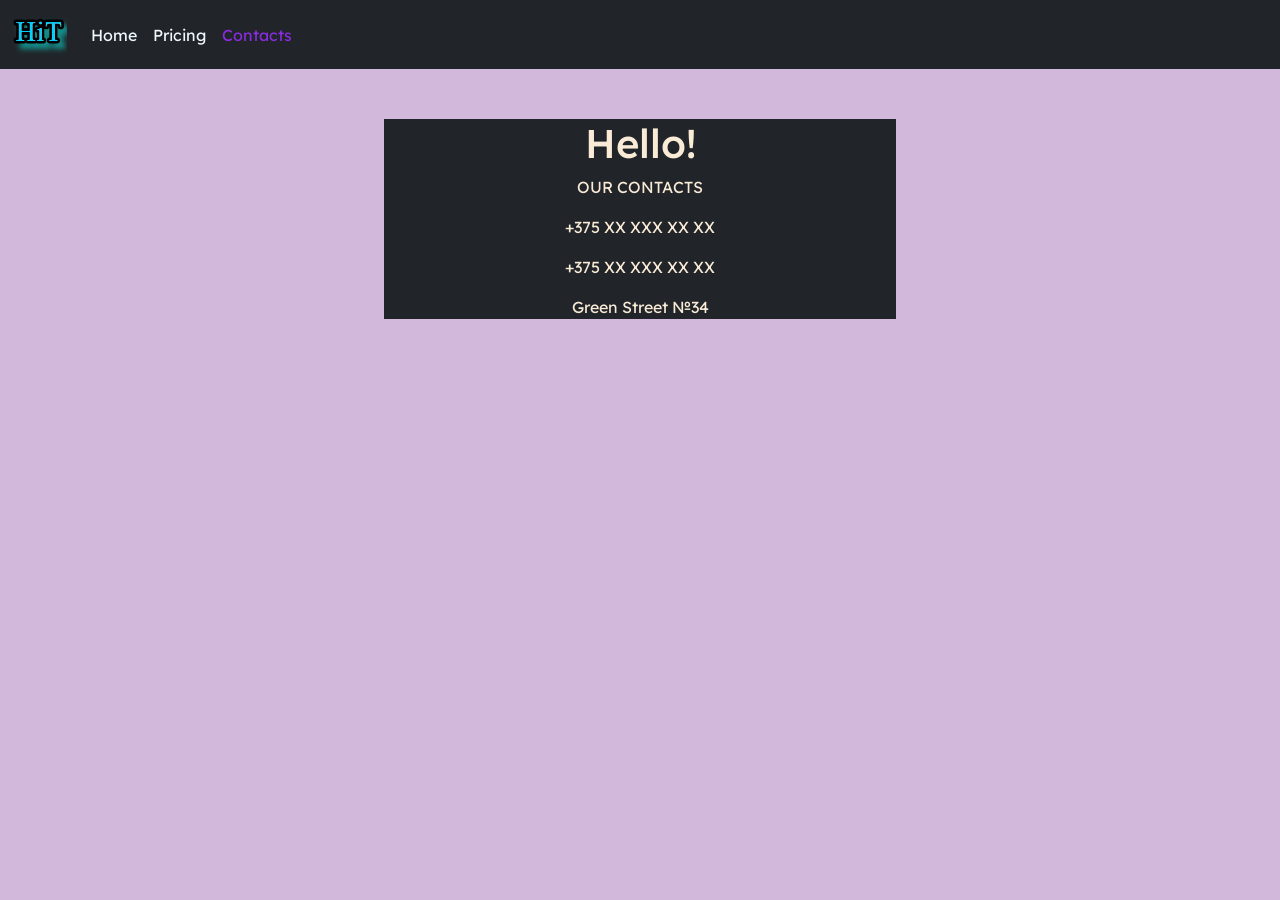
<file: contacs.html>
<!DOCTYPE html>
<html lang="en">

<head>
  <meta charset="UTF-8">
  <meta name="viewport" content="width=device-width, initial-scale=1.0">
  <link href="https://cdn.jsdelivr.net/npm/bootstrap@5.3.3/dist/css/bootstrap.min.css" rel="stylesheet"
    integrity="sha384-QWTKZyjpPEjISv5WaRU9OFeRpok6YctnYmDr5pNlyT2bRjXh0JMhjY6hW+ALEwIH" crossorigin="anonymous">
  <link rel="stylesheet" href="source/styles/mycss.css">
  <title>Document</title>
</head>

<body>
    <header>
        <nav class="navbar navbar-expand-lg bg-dark">
            <div class="container-fluid">
                <a class="navbar-brand" href="index.html"><img src="source/images/logo.png" alt="лого"></a>
                <button class="navbar-toggler" type="button" data-bs-toggle="collapse" data-bs-target="#navbarNav"
                    aria-controls="navbarNav" aria-expanded="false" aria-label="Toggle navigation">
                    <span class="navbar-toggler-icon"></span>
                </button>
                <div class="collapse navbar-collapse" id="navbarNav">
                    <ul class="navbar-nav">
                        <li class="nav-item">
                            <a class="nav-link" aria-current="page" href="index.html">Home</a>
                        </li>
                        <li class="nav-item">
                            <a class="nav-link " href="pricing.html">Pricing</a>
                        </li>
                        <li class="nav-item">
                            <a class="nav-link active" href="contacs.html">Contacts</a>
                        </li>
                    </ul>
                </div>
            </div>
        </nav>
    </header>

    <section>
        <div class="contacts-main">
            <h1>Hello!</h1>
            <p>OUR CONTACTS</p>
            <p>+375 XX XXX XX XX</p>
            <p>+375 XX XXX XX XX</p>
            <p>Green Street №34</p>
        </div>
    </section>
</body>
</html>
</file>
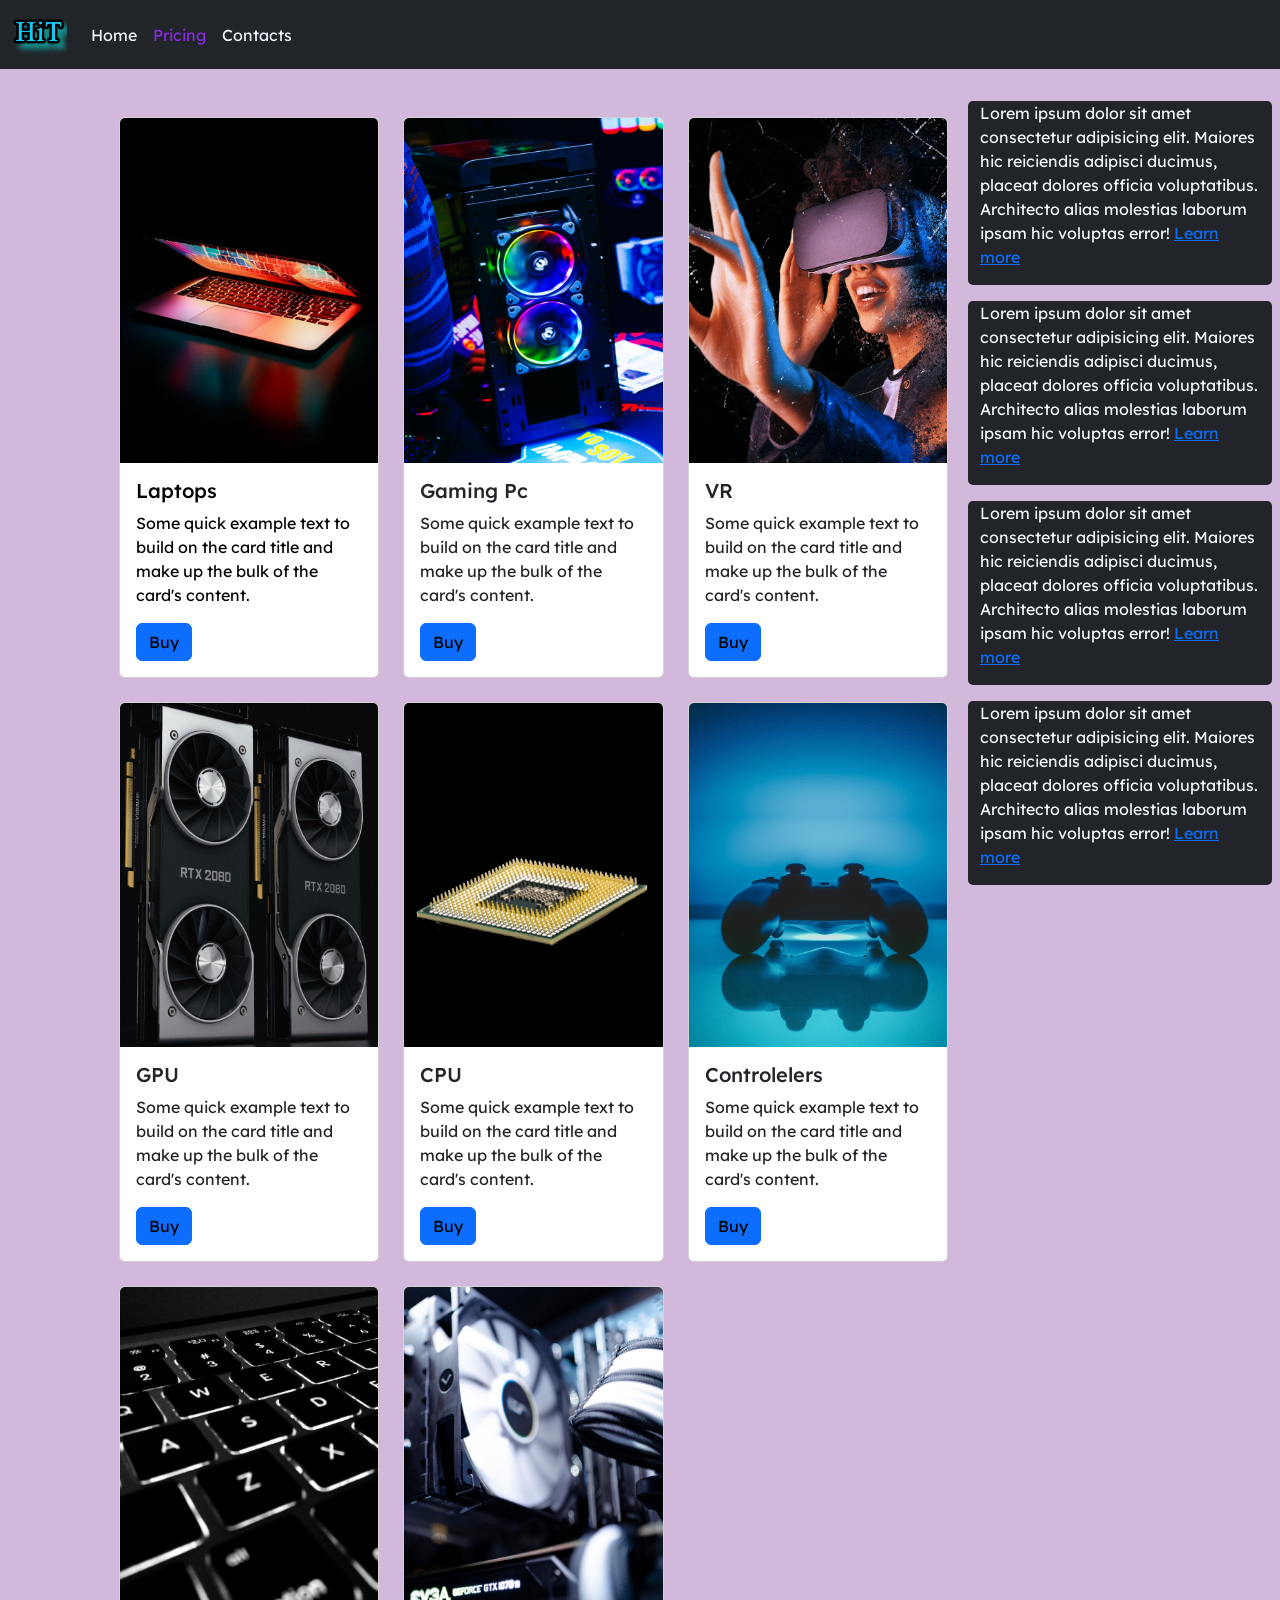
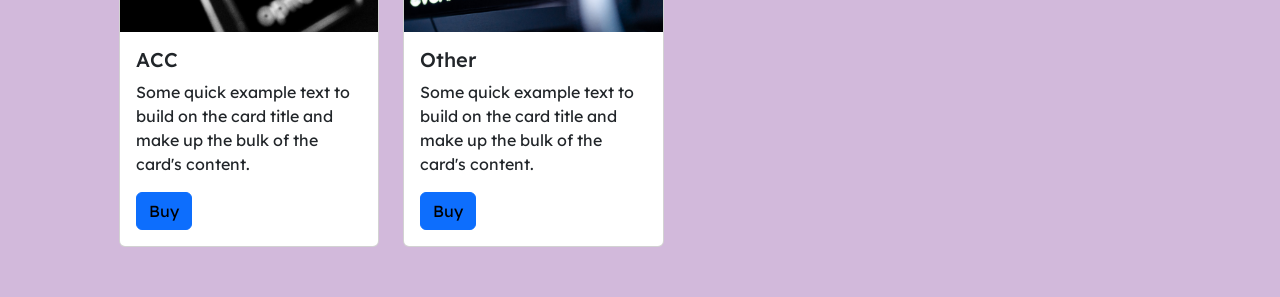
<file: pricing.html>
<!DOCTYPE html>
<html lang="en">

<head>
  <meta charset="UTF-8">
  <meta name="viewport" content="width=device-width, initial-scale=1.0">
  <link href="https://cdn.jsdelivr.net/npm/bootstrap@5.3.3/dist/css/bootstrap.min.css" rel="stylesheet"
    integrity="sha384-QWTKZyjpPEjISv5WaRU9OFeRpok6YctnYmDr5pNlyT2bRjXh0JMhjY6hW+ALEwIH" crossorigin="anonymous">
  <link rel="stylesheet" href="source/styles/mycss.css">
  <title>Document</title>
</head>

<body>
  <header>
    <nav class="navbar navbar-expand-lg bg-dark">
      <div class="container-fluid">
        <a class="navbar-brand" href="/"><img src="source/images/logo.png" alt="лого"></a>
        <button class="navbar-toggler" type="button" data-bs-toggle="collapse" data-bs-target="#navbarNav"
          aria-controls="navbarNav" aria-expanded="false" aria-label="Toggle navigation">
          <span class="navbar-toggler-icon"></span>
        </button>
        <div class="collapse navbar-collapse" id="navbarNav">
          <ul class="navbar-nav">
            <li class="nav-item">
              <a class="nav-link" aria-current="page" href="/">Home</a>
            </li>
            <li class="nav-item">
              <a class="nav-link active" href="pricing.html">Pricing</a>
            </li>
            <li class="nav-item">
              <a class="nav-link " href="contacs.html">Contacts</a>
            </li>
          </ul>
        </div>
      </div>
    </nav>
  </header>

  <section>
    <div class="container-fluid mt-4 ">
      <div class="row">
        <div class="col-lg-1">
        </div>
        <div class="col-lg-8 col-md-12">
          <div class="row">
            <div class="col-lg-4 col-md-6 mt-4">
              <div class="card">
                <a href="#"><img src="source/images/laptop.png" class="card-img-top" alt="img"></a>
                <div class="card-body">
                  <h5 class="card-title"><a href="#">Laptops</a></h5>
                  <p class="card-text"><a href="#">
                    Some quick example text to build on the card title and make up the bulk
                      of the card's content.
                  </a></p>
                  <a href="#" class="btn btn-primary">Buy</a>
                </div>
              </div>
            </div>
            <div class="col-lg-4 col-md-6 mt-4">
              <div class="card">
                <img src="source/images/gaming pc.png" class="card-img-top" alt="img">
                <div class="card-body">
                  <h5 class="card-title">Gaming Pc</h5>
                  <p class="card-text">Some quick example text to build on the card title and make up the bulk
                    of the card's content.</p>
                  <a href="#" class="btn btn-primary">Buy</a>
                </div>
              </div>
            </div>
            <div class="col-lg-4 col-md-6 mt-4">
              <div class="card">
                <img src="source/images/vr.png" class="card-img-top" alt="img">
                <div class="card-body">
                  <h5 class="card-title">VR</h5>
                  <p class="card-text">Some quick example text to build on the card title and make up the bulk
                    of the card's content.</p>
                  <a href="#" class="btn btn-primary">Buy</a>
                </div>
              </div>
            </div>
            <div class="col-lg-4 col-md-6 mt-4">
              <div class="card">
                <img src="source/images/gpu.png" class="card-img-top" alt="img">
                <div class="card-body">
                  <h5 class="card-title">GPU</h5>
                  <p class="card-text">Some quick example text to build on the card title and make up the bulk
                    of the card's content.</p>
                  <a href="#" class="btn btn-primary">Buy</a>
                </div>
              </div>
            </div>
            <div class="col-lg-4 col-md-6 mt-4">
              <div class="card">
                <img src="source/images/cpu.png" class="card-img-top" alt="img">
                <div class="card-body">
                  <h5 class="card-title">CPU</h5>
                  <p class="card-text">Some quick example text to build on the card title and make up the bulk
                    of the card's content.</p>
                  <a href="#" class="btn btn-primary">Buy</a>
                </div>
              </div>
            </div>
            <div class="col-lg-4 col-md-6 mt-4">
              <div class="card">
                <img src="source/images/controller.png" class="card-img-top" alt="img">
                <div class="card-body">
                  <h5 class="card-title">Controlelers</h5>
                  <p class="card-text">Some quick example text to build on the card title and make up the bulk
                    of the card's content.</p>
                  <a href="#" class="btn btn-primary">Buy</a>
                </div>
              </div>
            </div>
            <div class="col-lg-4 col-md-6 mt-4">
              <div class="card">
                <img src="source/images/acc.png" class="card-img-top" alt="img">
                <div class="card-body">
                  <h5 class="card-title">ACC</h5>
                  <p class="card-text">Some quick example text to build on the card title and make up the bulk
                    of the card's content.</p>
                  <a href="#" class="btn btn-primary">Buy</a>
                </div>
              </div>
            </div>
            <div class="col-lg-4 col-md-6 mt-4">
              <div class="card">
                <img src="source/images/other.png" class="card-img-top" alt="img">
                <div class="card-body">
                  <h5 class="card-title">Other</h5>
                  <p class="card-text">Some quick example text to build on the card title and make up the bulk
                    of the card's content.</p>
                  <a href="#" class="btn btn-primary">Buy</a>
                </div>
              </div>
            </div>

          </div>

        </div>
        <div class="col-lg-3 col-md-12">
          <div class="row px-2">
            <div class="col-lg-12 sidebar my-2">
              <p>Lorem ipsum dolor sit amet consectetur adipisicing elit. Maiores hic reiciendis adipisci ducimus, placeat dolores officia voluptatibus. Architecto alias molestias laborum ipsam hic voluptas error! <a href="#">Learn more</a></p>
            </div>
            <div class="col-lg-12 sidebar my-2">
              <p>Lorem ipsum dolor sit amet consectetur adipisicing elit. Maiores hic reiciendis adipisci ducimus, placeat dolores officia voluptatibus. Architecto alias molestias laborum ipsam hic voluptas error! <a href="#">Learn more</a></p>
            </div>
            <div class="col-lg-12 sidebar my-2">
              <p>Lorem ipsum dolor sit amet consectetur adipisicing elit. Maiores hic reiciendis adipisci ducimus, placeat dolores officia voluptatibus. Architecto alias molestias laborum ipsam hic voluptas error! <a href="#">Learn more</a></p>
            </div>
            <div class="col-lg-12 sidebar my-2">
              <p>Lorem ipsum dolor sit amet consectetur adipisicing elit. Maiores hic reiciendis adipisci ducimus, placeat dolores officia voluptatibus. Architecto alias molestias laborum ipsam hic voluptas error! <a href="#">Learn more</a></p>
            </div>
          </div>

        </div>


      </div>

    </div>
  </section>

  <footer>

  </footer>



  <script src="https://cdn.jsdelivr.net/npm/bootstrap@5.3.3/dist/js/bootstrap.bundle.min.js"
    integrity="sha384-YvpcrYf0tY3lHB60NNkmXc5s9fDVZLESaAA55NDzOxhy9GkcIdslK1eN7N6jIeHz"
    crossorigin="anonymous"></script>
</body>

</html>
</file>
<file: source/styles/mycss.css>
@import url('https://fonts.googleapis.com/css?family=Lexend Deca&display=swap');

body {
    font-family: Lexend Deca, serif;
    background-color: rgb(210, 185, 219);
}


.nav-link {
    color: aliceblue;
}

.navbar-nav .nav-link.active {
    color: blueviolet;
}

.navbar-brand img {
    width: 55px;
}

.navbar-toggler {
    background-color: rgb(210, 185, 219);
}

.sidebar {
    background-color: rgb(33, 37, 41) ;
    color: aliceblue;
    border-radius: 5px;
}

.contacts-main {
    text-align: center;
    background-color: rgb(33, 37, 41);
    color: antiquewhite;
    margin: 50px;
    margin-right: 30%;
    margin-left: 30%;
    text-align: center;
}

.card a{
    text-decoration: none;
    color: black;
}

.slide-text, 
.footer-text {
    color: black;
    margin: auto auto;
}

footer {
    background-color: rgb(33, 37, 41);
    margin-top: 50px;
}

.footer-text p {
    color: white;
}

.media-links {
    display: flex;
    justify-content: center;
    align-items: center ;
}

@media (max-width: 755px) {
    .carousel-indicators {
        display: none;
    }
}
</file>
